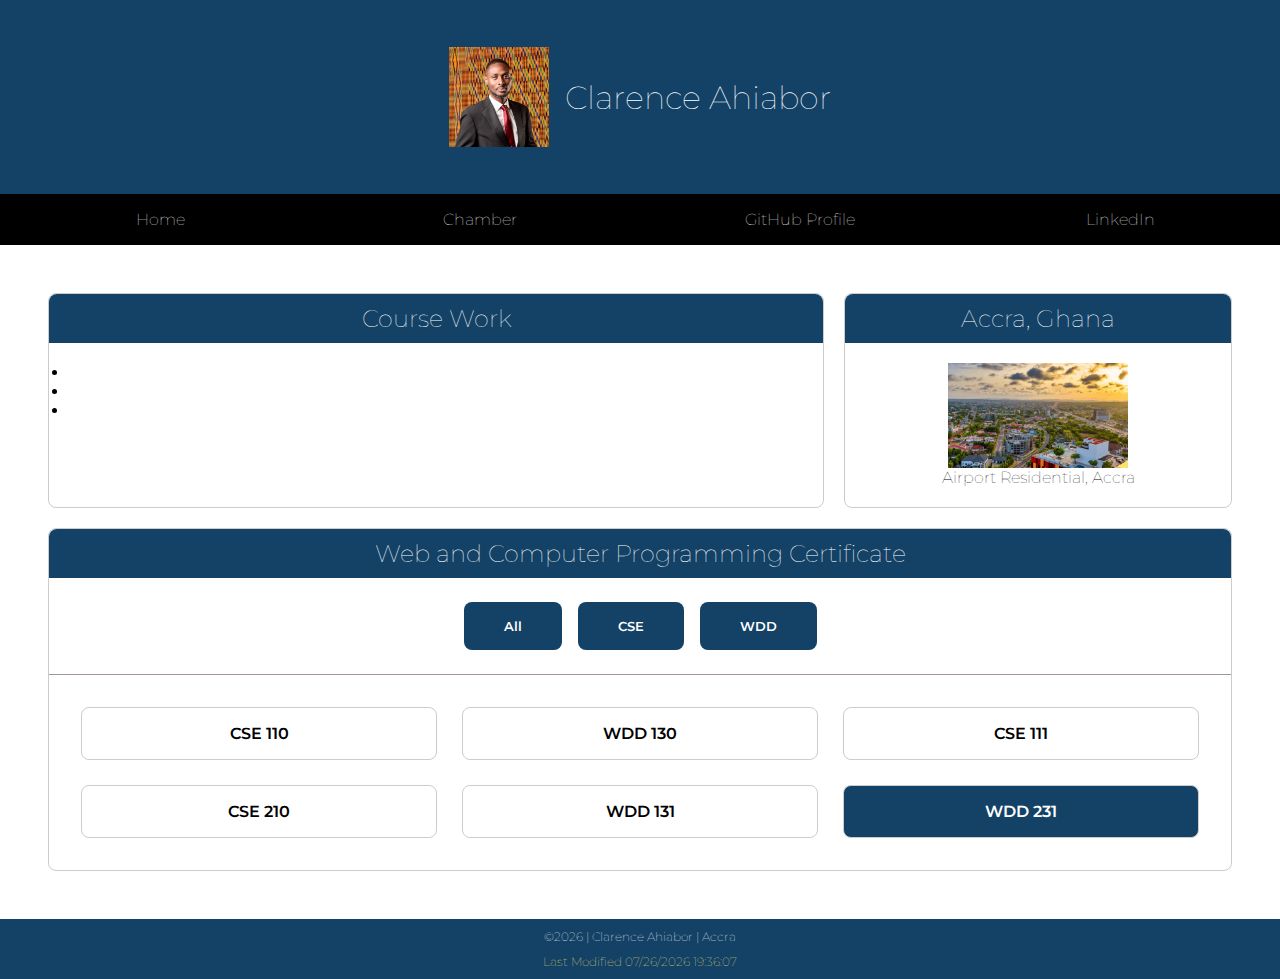
<file: index.html>
<!DOCTYPE html>
<html lang="en-US">
  <head>
    <meta charset="UTF-8">
    <meta name="viewport" content="width=device-width,initial-scale=1.0">
    <title>WDD 231: Web Frontend Development I - Clarence Ahiabor</title>

    <meta name="description" content="WDD 231: Web Frontend Development I">
    <meta name="author" content="Clarence Ahiabor">

    <meta name="keywords" content="HTML, CSS, JavaScript">


     <link rel="stylesheet" href="styles/home.css">
     <link rel="stylesheet" href="styles/home-large.css">

    <link rel="preconnect" href="https://fonts.googleapis.com">
    <link rel="preconnect" href="https://fonts.gstatic.com" crossorigin>
     <link
      href="https://fonts.googleapis.com/css2?family=Oswald:wght@400;700;900&family=Montserrat:wght@400;700&display=swap"
      rel="stylesheet"
    >

     <script src="scripts/home.js" defer></script>
    <script src="scripts/getdates.js" defer></script>
  </head>
  <body>
   <header>
  
    <div class="image-nav-container">
		<div class="image-container">
				<img
						src="images/profile.jpg"
						width="100"
						height="100"
						alt="Photo of Clarence Ahiabor"
				/>
		</div>
		<h1>Clarence Ahiabor</h1>
	</div>

			<nav>
				<button id="hamburger">&#9776;</button>
				<ul id="nav-menu">
					<li><a href="./index.html">Home</a></li>
					<li><a href="#">Chamber</a></li>
					<li><a href="#">GitHub Profile</a></li>
					<li><a href="#">LinkedIn</a></li>
				</ul>
			</nav>
   </header>

   <main>
			<section class="card card-1">
				<h2 class="card-title">Course Work</h2>
				<ul class="card-content">
					<li></li>
					<li></li>
					<li></li>
				</ul>
			</section>

			<section class="card card-2">
				<h2 class="card-title">Accra, Ghana</h2>
				<figure class="card-content">
					<img
						src="images/accra.jpg"
						width="180"
						height="auto"
						alt="Town Houses"
						loading="lazy"
					/>
					<figcaption>Airport Residential, Accra</figcaption>
				</figure>
			</section>

			<section class="card card-3">
				<h2 class="card-title">Web and Computer Programming Certificate</h2>
				<div id="course-container">
					<ul class="course-selector">
						<li>
							<button id="all-courses">All</button>
						</li>
						<li>
							<button id="cse-courses">CSE</button>
						</li>
						<li>
							<button id="wdd-courses">WDD</button>
						</li>
					</ul>

					<div id="courses">
						
					</div>
				</div>
			</section>
		</main>

   <footer>
    <p>&copy;<span id="currentyear"></span> | Clarence Ahiabor | Accra</p>
    <p id="lastModified"></p>
   </footer>
     
  </body>
</html>
</file>
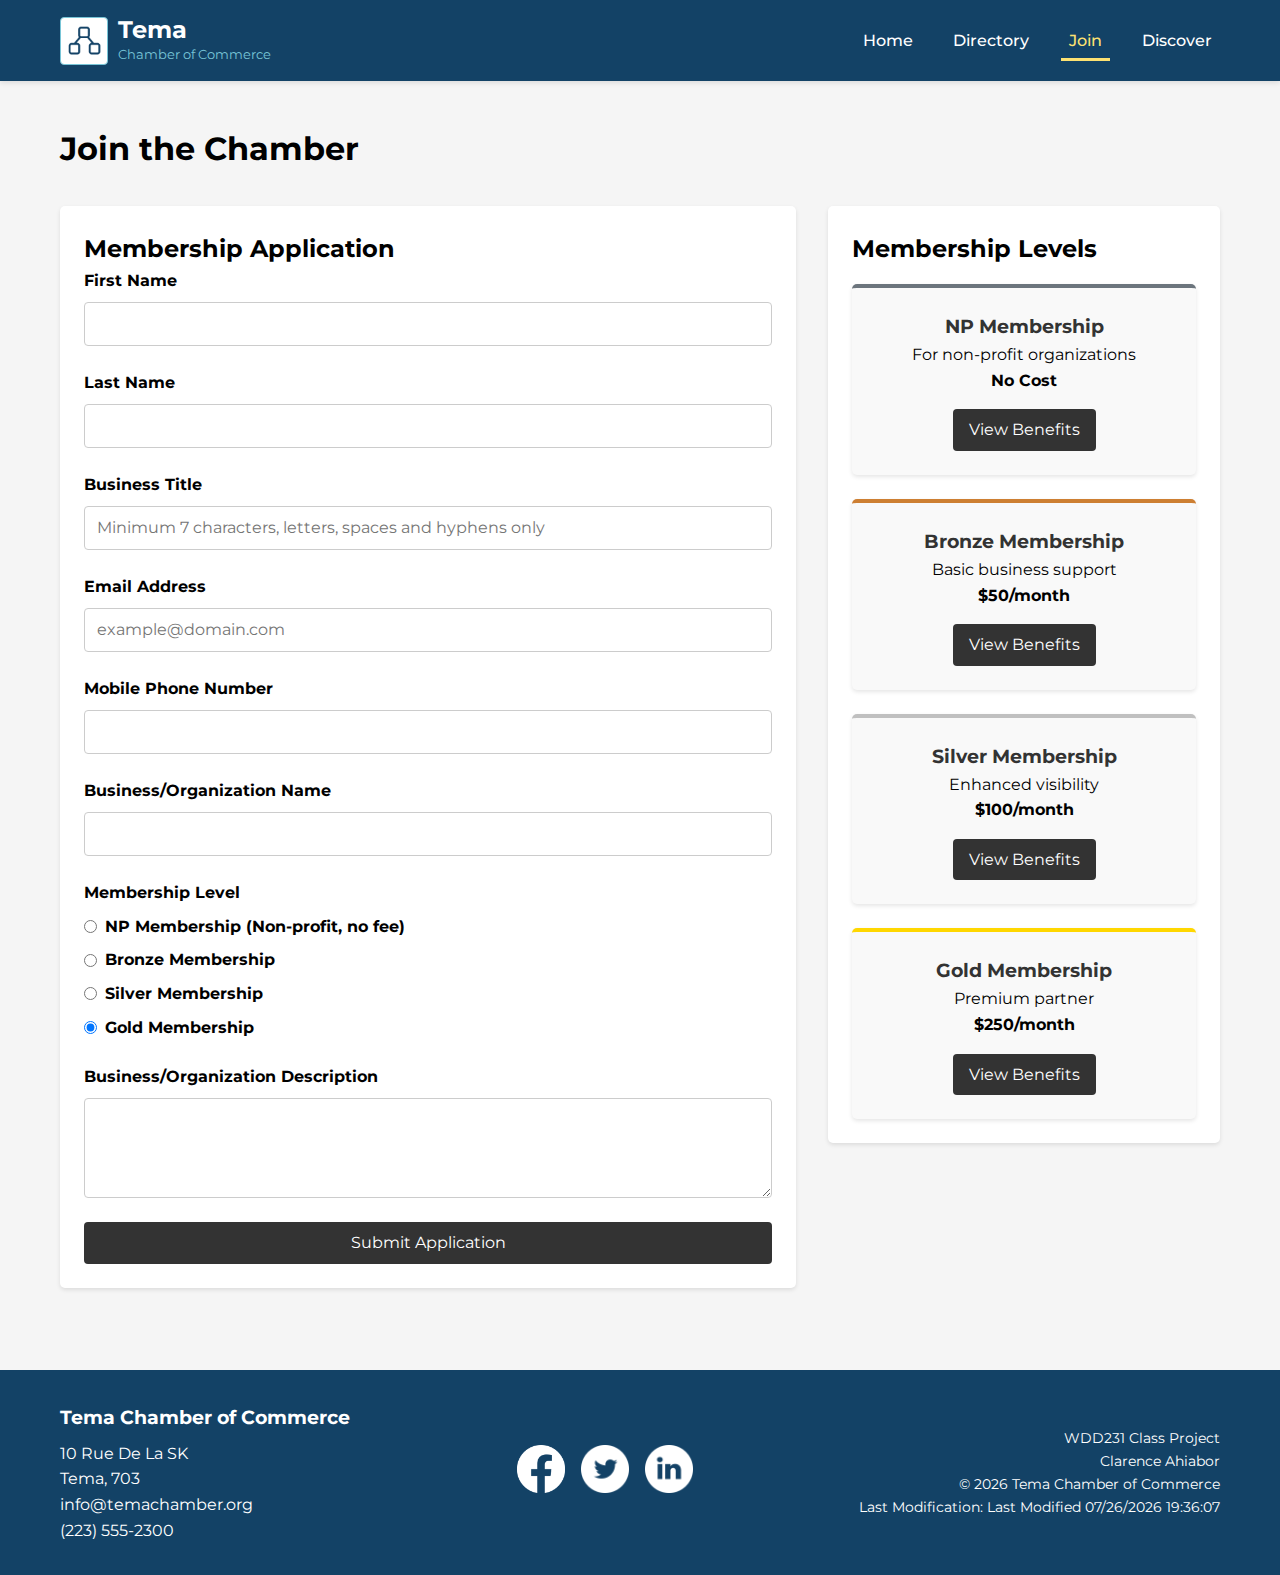
<file: chamber/join.html>
<!DOCTYPE html>
<html lang="en-US">
  <head>
    <meta charset="UTF-8">
    <meta name="viewport" content="width=device-width,initial-scale=1.0">

    <title>Join - Tema Chamber of Commerce</title>
    <meta name="description" content="Join the Tema Chamber of Commerce - Find local businesses and services in Tema">
    <meta name="author" content="Clarence Ahiabor">

    <meta name="keywords" content="HTML, CSS, JavaScript">


    <link rel="stylesheet" href="styles/normalize.css">
     <link rel="stylesheet" href="styles/base.css">
     <link rel="stylesheet" href="styles/join.css">

    <link rel="preconnect" href="https://fonts.googleapis.com">
    <link rel="preconnect" href="https://fonts.gstatic.com" crossorigin>
    <link
      href="https://fonts.googleapis.com/css2?family=Oswald:wght@400;700;900&family=Montserrat:wght@400;700&display=swap"
      rel="stylesheet"
    >
    <link rel="icon" type="image/x-icon" href="images/favicon.ico">

    <meta property="og:title" content="Join Tema Chamber of Commerce">
    <meta property="og:type" content="website">
    <meta property="og:image" content="https://picsum.photos/seed/picsum/200/300">
    <meta property="og:url" content="https://picsum.photos/seed/picsum/200/300">

    <script src="scripts/join.js" defer></script>
    <script src="scripts/mobile-menu.js" defer></script>
    <script src="scripts/getdates.js" defer></script>
  </head>
  <body>
     <div class="min-h-screen flex-col">
    <header>
      <div class="container header-container">
        <div class="logo-container">
          <div class="logo-image">
            <img src="images/tema_coc_logo.png" alt="Tema Chamber Logo" width="48" height="48">
          </div>
          <a href="index.html" class="logo">
            <span class="logo-title">Tema</span>
            <span class="logo-subtitle">Chamber of Commerce</span>
          </a>
        </div>
        <nav>
          <ul>
            <li><a href="index.html">Home</a></li>
            <li><a href="directory.html">Directory</a></li>
            <li><a href="join.html" class="active">Join</a></li>
            <li><a href="discover.html">Discover</a></li>
          </ul>
        </nav>
        <button class="mobile-menu-button">≡</button>
      </div>
    </header>
    
    <div class="mobile-menu" style="display: none;">
      <div class="mobile-menu-header">
        <button class="mobile-menu-button">✕</button>
      </div>
      <nav>
        <ul>
          <li><a href="index.html">Home</a></li>
          <li><a href="directory.html">Directory</a></li>
          <li><a href="join.html">Join</a></li>
          <li><a href="discover.html">Discover</a></li>
        </ul>
      </nav>
    </div>
    
   <main>
      <div class="container">
        <h1>Join the Chamber</h1>
        
        <div class="join-container">
          <div class="join-form-container">
            <h2>Membership Application</h2>
            <form method="get" action="thankyou.html" class="join-form">
              <div class="form-group">
                <label for="firstName">First Name</label>
                <input type="text" id="firstName" name="firstName" required autocomplete="given-name" title="Please enter your first name">
              </div>
              
              <div class="form-group">
                <label for="lastName">Last Name</label>
                <input type="text" id="lastName" name="lastName" required autocomplete="family-name" title="Please enter your last name">
              </div>
              
              <div class="form-group">
                <label for="title">Business Title</label>
                <input type="text" id="title" name="title" autocomplete="organization-title" title="Please enter your business title" pattern="[A-Za-z\s\-]{7,}" placeholder="Minimum 7 characters, letters, spaces and hyphens only">
              </div>
              
              <div class="form-group">
                <label for="email">Email Address</label>
                <input type="email" id="email" name="email" required autocomplete="email" title="Please enter a valid email address" placeholder="example@domain.com">
              </div>
              
              <div class="form-group">
                <label for="phone">Mobile Phone Number</label>
                <input type="tel" id="phone" name="phone" required autocomplete="tel" title="Please enter your mobile phone number">
              </div>
              
              <div class="form-group">
                <label for="businessName">Business/Organization Name</label>
                <input type="text" id="businessName" name="businessName" required autocomplete="organization" title="Please enter your business or organization name">
              </div>
              
              <div class="form-group">
                <label>Membership Level</label>
                <div class="radio-group">
                  <div class="radio-item">
                    <input type="radio" id="npMember" name="membershipLevel" value="np">
                    <label for="npMember">NP Membership (Non-profit, no fee)</label>
                  </div>
                  <div class="radio-item">
                    <input type="radio" id="bronze" name="membershipLevel" value="bronze">
                    <label for="bronze">Bronze Membership</label>
                  </div>
                  <div class="radio-item">
                    <input type="radio" id="silver" name="membershipLevel" value="silver">
                    <label for="silver">Silver Membership</label>
                  </div>
                  <div class="radio-item">
                    <input type="radio" id="gold" name="membershipLevel" value="gold" checked>
                    <label for="gold">Gold Membership</label>
                  </div>
                </div>
              </div>
              
              <div class="form-group">
                <label for="description">Business/Organization Description</label>
                <textarea id="description" name="description" rows="4" title="Please describe your business or organization"></textarea>
              </div>
              
              <input type="hidden" id="timestamp" name="timestamp">
              
              <button type="submit" class="submit-button">Submit Application</button>
            </form>
          </div>
          
          <div class="membership-levels">
            <h2>Membership Levels</h2>
            <div class="membership-cards">
              <div class="membership-card np-card">
                <h3>NP Membership</h3>
                <p>For non-profit organizations</p>
                <p><strong>No Cost</strong></p>
                <a href="#" class="membership-details" data-modal="np-modal">View Benefits</a>
              </div>
              
              <div class="membership-card bronze-card">
                <h3>Bronze Membership</h3>
                <p>Basic business support</p>
                <p><strong>$50/month</strong></p>
                <a href="#" class="membership-details" data-modal="bronze-modal">View Benefits</a>
              </div>
              
              <div class="membership-card silver-card">
                <h3>Silver Membership</h3>
                <p>Enhanced visibility</p>
                <p><strong>$100/month</strong></p>
                <a href="#" class="membership-details" data-modal="silver-modal">View Benefits</a>
              </div>
              
              <div class="membership-card gold-card">
                <h3>Gold Membership</h3>
                <p>Premium partner</p>
                <p><strong>$250/month</strong></p>
                <a href="#" class="membership-details" data-modal="gold-modal">View Benefits</a>
              </div>
            </div>
          </div>
        </div>
      </div>
    </main>
    
    <!-- Modals for membership level details -->
    <div id="np-modal" class="modal">
      <div class="modal-content">
        <span class="close-modal">&times;</span>
        <h3>NP Membership Benefits</h3>
        <ul>
          <li>Basic directory listing</li>
          <li>Chamber newsletter subscription</li>
          <li>Invitation to networking events</li>
          <li>Membership certificate</li>
        </ul>
        <p><strong>Cost: Free for non-profit organizations</strong></p>
      </div>
    </div>
    
    <div id="bronze-modal" class="modal">
      <div class="modal-content">
        <span class="close-modal">&times;</span>
        <h3>Bronze Membership Benefits</h3>
        <ul>
          <li>Standard directory listing</li>
          <li>Chamber newsletter subscription</li>
          <li>Invitation to networking events</li>
          <li>Membership certificate</li>
          <li>Access to member-only resources</li>
          <li>10% discount on event registrations</li>
        </ul>
        <p><strong>Cost: $50 per month</strong></p>
      </div>
    </div>
    
    <div id="silver-modal" class="modal">
      <div class="modal-content">
        <span class="close-modal">&times;</span>
        <h3>Silver Membership Benefits</h3>
        <ul>
          <li>All Bronze level benefits</li>
          <li>Enhanced directory listing</li>
          <li>Featured in chamber social media posts</li>
          <li>Spotlight feature on homepage rotation</li>
          <li>Discounted booth at chamber events</li>
          <li>20% discount on event registrations</li>
          <li>Logo displayed at major chamber events</li>
        </ul>
        <p><strong>Cost: $100 per month</strong></p>
      </div>
    </div>
    
    <div id="gold-modal" class="modal">
      <div class="modal-content">
        <span class="close-modal">&times;</span>
        <h3>Gold Membership Benefits</h3>
        <ul>
          <li>All Silver level benefits</li>
          <li>Premium directory listing (top of search results)</li>
          <li>Dedicated business spotlight on homepage</li>
          <li>Speaking opportunities at chamber events</li>
          <li>Featured in chamber publications</li>
          <li>30% discount on event registrations</li>
          <li>Free booth at chamber events</li>
          <li>Priority networking with visiting dignitaries</li>
          <li>Collaborative marketing opportunities</li>
        </ul>
        <p><strong>Cost: $250 per month</strong></p>
      </div>
    </div>
    
    <footer>
      <div class="container footer-container">
        <div class="footer-info">
          <p class="footer-title">Tema Chamber of Commerce</p>
          <p>10 Rue De La SK</p>
          <p>Tema, 703</p>
          <p>info@temachamber.org</p>
          <p>(223) 555-2300</p>
        </div>
        
        <div class="footer-social">
          <a href="https://facebook.com"><img src="images/facebook.png" alt="Tema Chamber Logo" width="48" height="auto"></a>
          <a href="https://twitter.com"><img src="images/twitter.png" alt="Tema Chamber Logo" width="48" height="auto"></a>
          <a href="https://linkedin.com"><img src="images/linkedin.png" alt="Tema Chamber Logo" width="48" height="auto"></a>
        </div>
        
        <div class="footer-info-2">
          <p>WDD231 Class Project</p>
          <p>Clarence Ahiabor</p>
          <p>&copy; <span id="currentYear"></span> Tema Chamber of Commerce</p>
          <p>Last Modification: <span id="lastModified"></span></p>
        </div>
      </div>
    </footer>
  </div>
  </body>
</html>
</file>
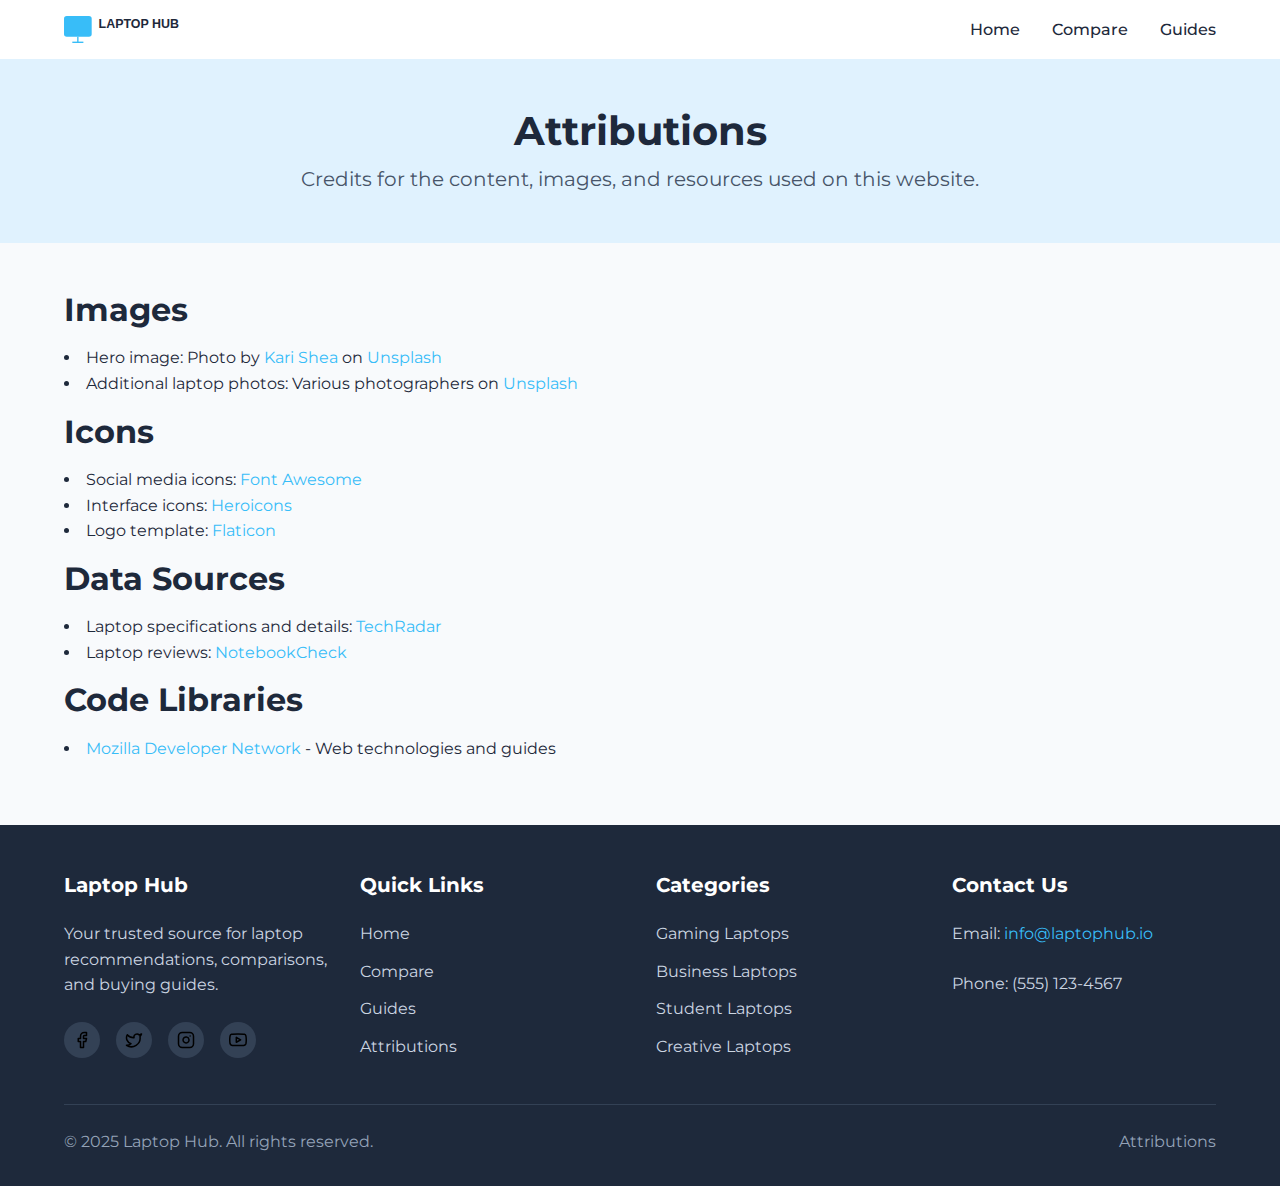
<file: laptophub/attributions.html>
<!DOCTYPE html>
<html lang="en">
  <head>
    <meta charset="UTF-8" />
    <meta name="viewport" content="width=device-width, initial-scale=1.0" />
    <title>Attributions | Laptop Hub</title>
    <meta
      name="description"
      content="Attributions and credits for content used on Laptop Hub."
    />
    <meta name="author" content="Laptop Hub" />

    <link rel="icon" href="images/favicon.svg" type="image/svg+xml" />

    <link rel="stylesheet" href="styles/styles.css" />

    <link
      href="https://fonts.googleapis.com/css2?family=Montserrat:wght@300;400;500;600;700&display=swap"
      rel="stylesheet"
    />
  </head>
  <body>
    <header>
      <div class="container">
        <div class="logo">
          <a href="index.html">
            <img src="images/logo.svg" alt="Laptop Hub Logo" width="120" />
          </a>
        </div>
        <nav>
          <button id="menu-toggle" aria-label="Toggle Navigation Menu">
            <span></span>
            <span></span>
            <span></span>
          </button>
          <ul id="nav-links">
            <li><a href="index.html">Home</a></li>
            <li><a href="compare.html">Compare</a></li>
            <li><a href="guides.html">Guides</a></li>
          </ul>
        </nav>
      </div>
    </header>

    <section class="page-header">
      <div class="container">
        <h1>Attributions</h1>
        <p>
          Credits for the content, images, and resources used on this website.
        </p>
      </div>
    </section>

    <section class="attributions-content">
      <div class="container">
        <div class="attribution-section">
          <h2>Images</h2>
          <ul>
            <li>
              Hero image: Photo by
              <a href="https://unsplash.com/@karishea" target="_blank"
                >Kari Shea</a
              >
              on <a href="https://unsplash.com" target="_blank">Unsplash</a>
            </li>
            <li>
              Additional laptop photos: Various photographers on
              <a href="https://unsplash.com" target="_blank">Unsplash</a>
            </li>
          </ul>
        </div>

        <div class="attribution-section">
          <h2>Icons</h2>
          <ul>
            <li>
              Social media icons:
              <a href="https://fontawesome.com" target="_blank">Font Awesome</a>
            </li>
            <li>
              Interface icons:
              <a href="https://heroicons.com" target="_blank">Heroicons</a>
            </li>
            <li>
              Logo template:
              <a href="https://www.flaticon.com" target="_blank">Flaticon</a>
            </li>
          </ul>
        </div>

        <div class="attribution-section">
          <h2>Data Sources</h2>
          <ul>
            <li>
              Laptop specifications and details:
              <a href="https://www.techradar.com" target="_blank">TechRadar</a>
            </li>
            <li>
              Laptop reviews:
              <a href="https://www.notebookcheck.net" target="_blank"
                >NotebookCheck</a
              >
            </li>
          </ul>
        </div>

        <div class="attribution-section">
          <h2>Code Libraries</h2>
          <ul>
            <li>
              <a href="https://developer.mozilla.org" target="_blank"
                >Mozilla Developer Network</a
              >
              - Web technologies and guides
            </li>
          </ul>
        </div>
      </div>
    </section>

    <footer>
      <div class="container">
        <div class="footer-columns">
          <div class="footer-column">
            <h3>Laptop Hub</h3>
            <p>
              Your trusted source for laptop recommendations, comparisons, and
              buying guides.
            </p>
            <div class="social-links">
              <a href="#" aria-label="Facebook"
                ><img src="images/social/facebook.svg" alt="Facebook"
              /></a>
              <a href="#" aria-label="Twitter"
                ><img src="images/social/twitter.svg" alt="Twitter"
              /></a>
              <a href="#" aria-label="Instagram"
                ><img src="images/social/instagram.svg" alt="Instagram"
              /></a>
              <a href="#" aria-label="YouTube"
                ><img src="images/social/youtube.svg" alt="YouTube"
              /></a>
            </div>
          </div>
          <div class="footer-column">
            <h3>Quick Links</h3>
            <ul>
              <li><a href="index.html">Home</a></li>
              <li><a href="compare.html">Compare</a></li>
              <li><a href="guides.html">Guides</a></li>
              <li><a href="attributions.html">Attributions</a></li>
            </ul>
          </div>
          <div class="footer-column">
            <h3>Categories</h3>
            <ul>
              <li><a href="guides.html#gaming">Gaming Laptops</a></li>
              <li><a href="guides.html#business">Business Laptops</a></li>
              <li><a href="guides.html#student">Student Laptops</a></li>
              <li><a href="guides.html#creative">Creative Laptops</a></li>
            </ul>
          </div>
          <div class="footer-column">
            <h3>Contact Us</h3>
            <address>
              <p>
                Email: <a href="mailto:info@laptophub.io">info@laptophub.io</a>
              </p>
              <p>Phone: (555) 123-4567</p>
            </address>
          </div>
        </div>
        <div class="footer-bottom">
          <p>&copy; 2025 Laptop Hub. All rights reserved.</p>
          <p><a href="attributions.html">Attributions</a></p>
        </div>
      </div>
    </footer>

    <script src="scripts/navigation.js"></script>
  </body>
</html>
</file>
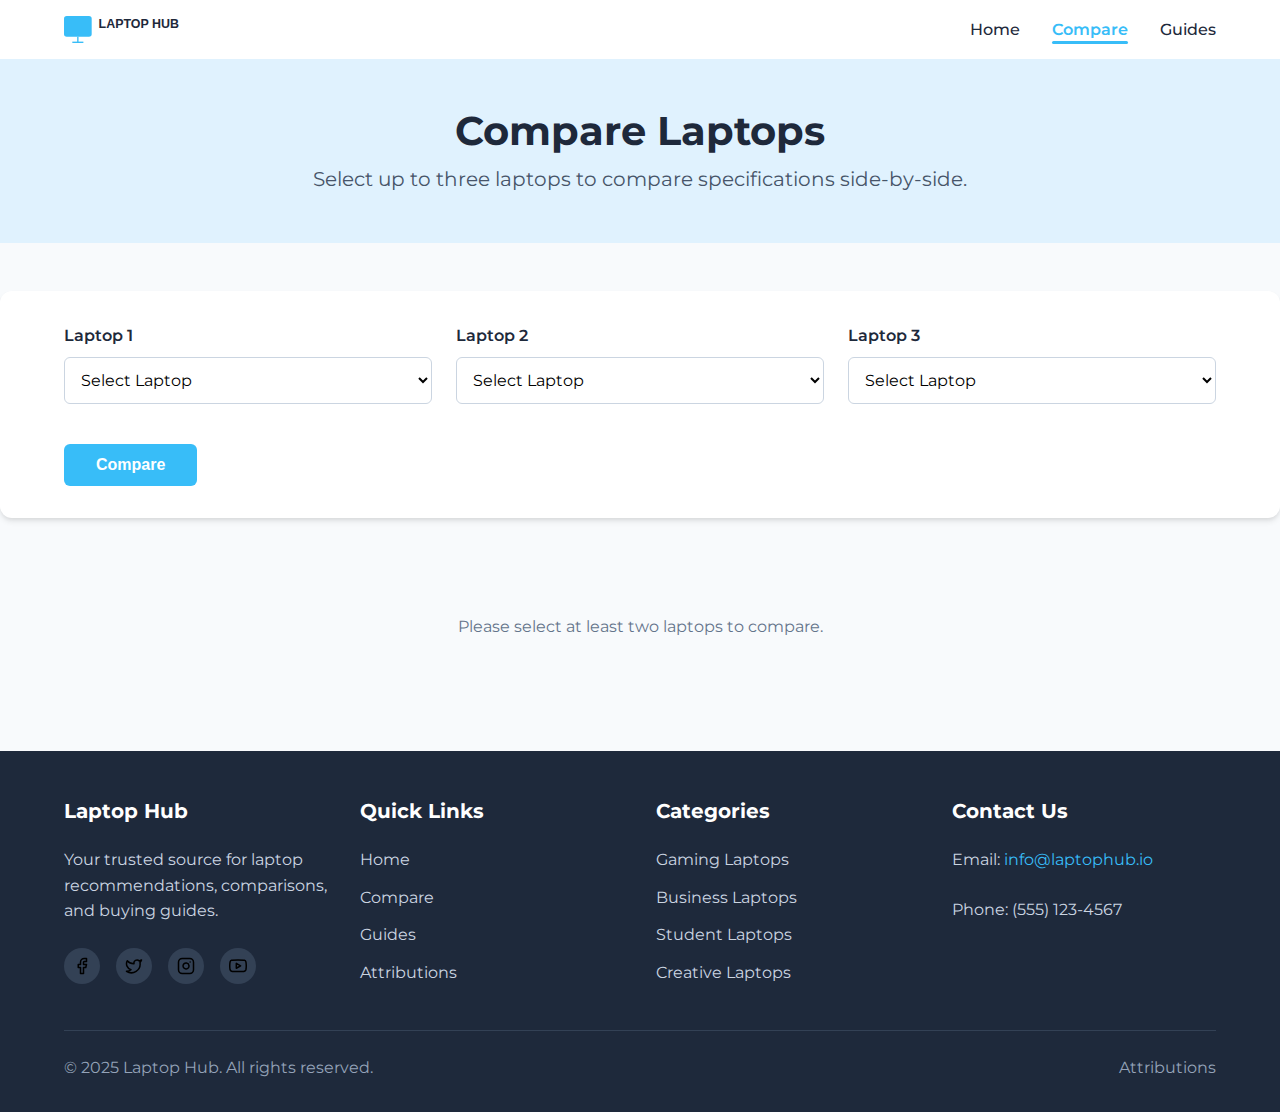
<file: laptophub/compare.html>
<!DOCTYPE html>
<html lang="en">
  <head>
    <meta charset="UTF-8" />
    <meta name="viewport" content="width=device-width, initial-scale=1.0" />
    <title>Compare Laptops | Laptop Hub</title>
    <meta
      name="description"
      content="Compare different laptop models side by side with detailed specifications and expert insights."
    />
    <meta name="author" content="Laptop Hub" />

    <meta property="og:title" content="Compare Laptops | Laptop Hub" />
    <meta
      property="og:description"
      content="Compare different laptop models side by side with detailed specifications and expert insights."
    />
    <meta property="og:type" content="website" />
    <meta
      property="og:image"
      content="https://laptophub.io/opengraph-image.png"
    />

    <meta name="twitter:card" content="summary_large_image" />
    <meta name="twitter:site" content="@laptop_hub" />
    <meta
      name="twitter:image"
      content="https://laptophub.io/opengraph-image.png"
    />

    <link rel="icon" href="images/favicon.svg" type="image/svg+xml" />

    <link rel="stylesheet" href="styles/styles.css" />
    <link rel="stylesheet" href="styles/compare.css" />

    <link
      href="https://fonts.googleapis.com/css2?family=Montserrat:wght@300;400;500;600;700&display=swap"
      rel="stylesheet"
    />
  </head>
  <body>
    <header>
      <div class="container">
        <div class="logo">
          <a href="index.html">
            <img src="images/logo.svg" alt="Laptop Hub Logo" width="120" />
          </a>
        </div>
        <nav>
          <button id="menu-toggle" aria-label="Toggle Navigation Menu">
            <span></span>
            <span></span>
            <span></span>
          </button>
          <ul id="nav-links">
            <li><a href="index.html">Home</a></li>
            <li><a href="compare.html" class="active">Compare</a></li>
            <li><a href="guides.html">Guides</a></li>
          </ul>
        </nav>
      </div>
    </header>

    <section class="page-header">
      <div class="container">
        <h1>Compare Laptops</h1>
        <p>
          Select up to three laptops to compare specifications side-by-side.
        </p>
      </div>
    </section>

    <section class="comparison-tool">
      <div class="container">
        <div class="laptop-selectors">
          <div class="laptop-selector">
            <label for="laptop1">Laptop 1</label>
            <select id="laptop1" class="laptop-select">
              <option value="">Select Laptop</option>
            </select>
          </div>
          <div class="laptop-selector">
            <label for="laptop2">Laptop 2</label>
            <select id="laptop2" class="laptop-select">
              <option value="">Select Laptop</option>
            </select>
          </div>
          <div class="laptop-selector">
            <label for="laptop3">Laptop 3</label>
            <select id="laptop3" class="laptop-select">
              <option value="">Select Laptop</option>
            </select>
          </div>
        </div>
        <button id="compare-btn" class="btn btn-primary">Compare</button>
      </div>
    </section>

    <section class="comparison-results">
      <div class="container">
        <div id="comparison-table-container">
          <p id="no-selection-message">
            Please select at least two laptops to compare.
          </p>
        </div>
      </div>
    </section>

    <footer>
      <div class="container">
        <div class="footer-columns">
          <div class="footer-column">
            <h3>Laptop Hub</h3>
            <p>
              Your trusted source for laptop recommendations, comparisons, and
              buying guides.
            </p>
            <div class="social-links">
              <a href="#" aria-label="Facebook"
                ><img src="images/social/facebook.svg" alt="Facebook"
              /></a>
              <a href="#" aria-label="Twitter"
                ><img src="images/social/twitter.svg" alt="Twitter"
              /></a>
              <a href="#" aria-label="Instagram"
                ><img src="images/social/instagram.svg" alt="Instagram"
              /></a>
              <a href="#" aria-label="YouTube"
                ><img src="images/social/youtube.svg" alt="YouTube"
              /></a>
            </div>
          </div>
          <div class="footer-column">
            <h3>Quick Links</h3>
            <ul>
              <li><a href="index.html">Home</a></li>
              <li><a href="compare.html">Compare</a></li>
              <li><a href="guides.html">Guides</a></li>
              <li><a href="attributions.html">Attributions</a></li>
            </ul>
          </div>
          <div class="footer-column">
            <h3>Categories</h3>
            <ul>
              <li><a href="guides.html#gaming">Gaming Laptops</a></li>
              <li><a href="guides.html#business">Business Laptops</a></li>
              <li><a href="guides.html#student">Student Laptops</a></li>
              <li><a href="guides.html#creative">Creative Laptops</a></li>
            </ul>
          </div>
          <div class="footer-column">
            <h3>Contact Us</h3>
            <address>
              <p>
                Email: <a href="mailto:info@laptophub.io">info@laptophub.io</a>
              </p>
              <p>Phone: (555) 123-4567</p>
            </address>
          </div>
        </div>
        <div class="footer-bottom">
          <p>&copy; 2025 Laptop Hub. All rights reserved.</p>
          <p><a href="attributions.html">Attributions</a></p>
        </div>
      </div>
    </footer>

    <script src="scripts/navigation.js"></script>
    <script src="scripts/compare.js"></script>
  </body>
</html>
</file>
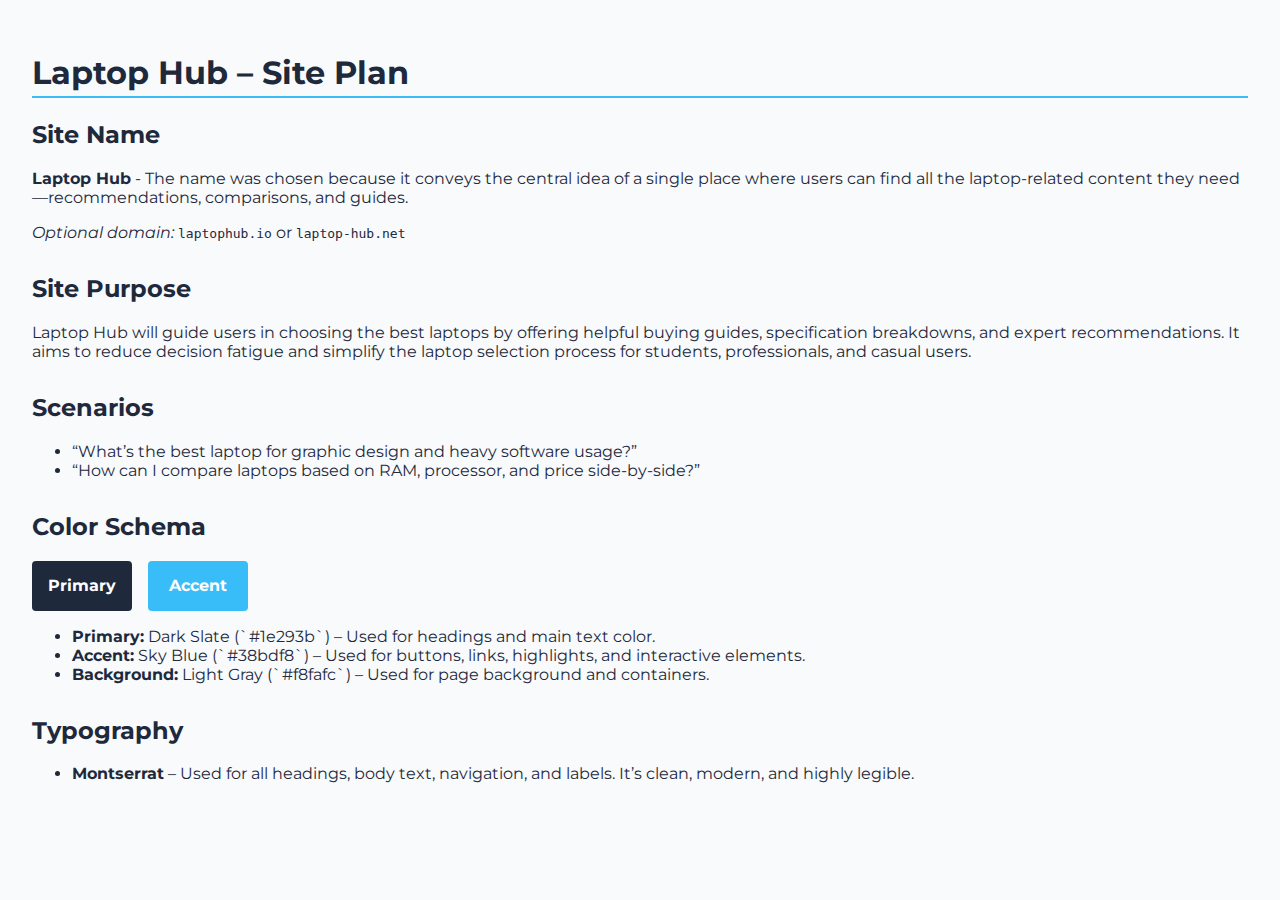
<file: laptophub/site-plan.html>
<!DOCTYPE html>
<html lang="en-US">
  <head>
    <meta charset="UTF-8">
    <meta name="viewport" content="width=device-width,initial-scale=1.0">

    <title>Laptop Hub Site Plan</title>
    <meta name="description" content="Site plan for Laptop Hub - a comprehensive laptop recommendation and info website.">
    <meta name="author" content="Clarence Ahiabor">

    <meta name="keywords" content="HTML, CSS, JavaScript">
    <link rel="stylesheet" href="styles/base.css">
  
    <link rel="preconnect" href="https://fonts.googleapis.com">
    <link rel="preconnect" href="https://fonts.gstatic.com" crossorigin>
    <link
      href="https://fonts.googleapis.com/css2?family=Oswald:wght@400;700;900&family=Montserrat:wght@400;700&display=swap"
      rel="stylesheet"
    >
   
  </head>
  <body>
    <h1>Laptop Hub – Site Plan</h1>

  <section>
    <h2>Site Name</h2>
    <p><strong>Laptop Hub</strong> - The name was chosen because it conveys the central idea of a single place where users can find all the laptop-related content they need—recommendations, comparisons, and guides.</p>
    <p><em>Optional domain:</em> <code>laptophub.io</code> or <code>laptop-hub.net</code></p>
  </section>

  <section>
    <h2>Site Purpose</h2>
    <p>Laptop Hub will guide users in choosing the best laptops by offering helpful buying guides, specification breakdowns, and expert recommendations. It aims to reduce decision fatigue and simplify the laptop selection process for students, professionals, and casual users.</p>
  </section>

  <section>
    <h2>Scenarios</h2>
    <ul>
      <li>“What’s the best laptop for graphic design and heavy software usage?”</li>
      <li>“How can I compare laptops based on RAM, processor, and price side-by-side?”</li>
    </ul>
  </section>

  <section>
    <h2>Color Schema</h2>
    <div class="color-sample">
      <div class="color-box" style="background-color: var(--primary-color);">Primary</div>
      <div class="color-box" style="background-color: var(--accent-color);">Accent</div>
    </div>
    <ul>
      <li><strong>Primary:</strong> Dark Slate (`#1e293b`) – Used for headings and main text color.</li>
      <li><strong>Accent:</strong> Sky Blue (`#38bdf8`) – Used for buttons, links, highlights, and interactive elements.</li>
      <li><strong>Background:</strong> Light Gray (`#f8fafc`) – Used for page background and containers.</li>
    </ul>
  </section>

  <section>
    <h2>Typography</h2>
    <ul>
      <li><strong>Montserrat</strong> – Used for all headings, body text, navigation, and labels. It’s clean, modern, and highly legible.</li>
    </ul>
  </section>

  </body>
</html>
</file>
<file: styles/home.css>
:root {
  --primary-color: #134266;
  --secondary-color: #78c5d7;
  --accent1-color: #000000;
  --accent2-color: #fce172;
  --container-padding: 10px 50px 10px 50px;
  --section-margin: 50px 0px 50px 0px;
}

* {
  margin: 0;
  padding: 0;
  box-sizing: border-box;
  font-family: "Montserrat", sefif;
  font-weight: 100;
}

#hamburger {
	display: none;
	font-size: 2rem;
	background: none;
	border: none;
	color: #fff;
  float: right;
}

@media (max-width: 768px) {
	#hamburger {
		display: block;
	}

	nav ul {
		max-height: 0;
		overflow: hidden;
		flex-direction: column;
		align-items: center;
		position: absolute;
		background-color: var(--accent1-color);
		width: 100%;
		top: 14rem;
		right: 0;
		transition: max-height 0.3s ease-in-out, opacity 0.3s ease-in-out;
		opacity: 0;
	}
  

	nav ul.show {
		max-height: 320px;
		opacity: 1;
	}
}



.image-container {
	display: flex;
	align-items: center;
}

.image-nav-container {
  display: flex;
  margin-top: 15px;
  margin-bottom: 15px;
  align-items: center;
  justify-content: center;
	align-items: center;
	padding: 2rem;
	gap: 1rem;
}


/* body {
  color: var(--primary-color);
  margin: 0;
  display: flex;
  flex-direction: column;
  min-height: 100vh;
} */

header {
  background-color: var(--primary-color);
  display: flex;
  flex-direction: column;
  align-items: center;
  justify-content: center;
  color: #fff;
  margin: 0 auto;
  padding: 0;
  width: 100%;
}

nav {
  background-color: var(--accent1-color);
  margin: 0 auto;
  width: 100%;
}

nav ul {
  list-style-type: none;
  display: flex;
}
nav a {
  display: block;
  color: #fff;
  text-align: center;
  padding: 1rem;
  text-decoration: none;
}

nav ul li {
  flex: 1 1 100%;
}

nav a:hover {
  color: var(--secondary-color);
}

.active {
  color: var(--secondary-color);
}

main {
	display: grid;
	grid-template-rows: auto auto;
	gap: 20px;
	max-width: 95%;
	margin: 2rem auto;
	padding: 1rem;
	grid-template-columns: 1fr;
	grid-template-areas:
		"card1"
		"card2"
		"card3";
}

.card {
	color: #000;
	border: 1px solid #ccc;
	border-radius: 8px;
}

.card-1 {
	grid-area: card1;
}

.card-2 {
	grid-area: card2;
}

.card-3 {
	grid-area: card3;
}

.card-content {
	padding: 20px;
}

.card-title {
	background-color: var(--primary-color);
	color: #fff;
	padding: 10px;
	border-radius: 8px 8px 0 0;
	text-align: center;
}

figure {
	display: flex;
	flex-direction: column;
	justify-content: center;
	align-items: center;
}

figure img {
	display: block;
}

figcaption {
	text-align: center;
}

/* Course Section */

.course-selector {
	display: flex;
	justify-content: center;
	align-items: center;
	gap: 1rem;
	padding: 1.5rem 0;
	border-bottom: #a39696 1px solid;
}

.course-selector li {
   list-style-type: none;
}

.course-selector button {
	background-color: var(--primary-color);
	color: #fff;
	font-weight: 600;
	border: none;
	padding: 1rem 2.5rem;
	border-radius: 8px;
	cursor: pointer;
}

#courses {
	display: grid;
	grid-template-columns: repeat(1, 1fr);
	gap: 25px;
	width: 100%;
	padding: 2rem;
}

.course-card {
	display: flex;
	align-items: center;
	justify-content: center;
	font-weight: 600;
	background-color: var(--primary-color);
	color: #fff;
	border: 1px solid #ccc;
	border-radius: 8px;
	padding: 1rem;
}

.completed {
	background-color: var(--completed-color);
	color: var(--dark-color);
}

.total-credits {
	font-size: 1.2rem;
	font-weight: 600;
}


footer {
  display: flex;
  flex-direction: column;
  align-items: center;
  justify-content: center;
  padding: var(--container-padding);
  background-color: var(--primary-color);
  color: #fff;
  margin-top: auto;
}

footer p {
  font-size: 12px;
}

footer #lastModified {
  color: var(--accent2-color);
  margin: 10px 0px 0px 0px;
}
</file>
<file: styles/home-large.css>
@media (min-width: 769px) {
	nav ul {
		width: 100%;
		flex-direction: row;
		justify-content: space-around;
	}

	nav ul li {
		margin: 0 10px;
	}

	main {
		grid-template-columns: 2fr 1fr;
		grid-template-areas:
			"card1 card2"
			"card3 card3";
	}

	#courses {
		grid-template-columns: repeat(3, 1fr);
	}
}
</file>
<file: chamber/styles/base.css>
* {
  margin: 0;
  padding: 0;
  box-sizing: border-box;
}

:root {
  --primary-color: #134266;
  --secondary-color: #78c5d7;
  --accent1-color: #000000;
  --accent2-color: #fce172;
}

body {
  font-family: "Montserrat", serif;
  line-height: 1.6;
  color: var(--accent1-color);
  background-color: #f5f5f5;
}

/* Layout */
.container {
  width: 100%;
  max-width: 1200px;
  margin: 0 auto;
  padding: 0 20px;
}

.min-h-screen {
  min-height: 100vh;
}

.flex-col {
  display: flex;
  flex-direction: column;
}

/* Header */
header {
  background-color: var(--primary-color);
  box-shadow: 0 2px 5px rgba(0,0,0,0.1);
  padding: 1rem 0;
  margin-bottom: 20px;
}

.header-container {
  display: flex;
  justify-content: space-between;
  align-items: center;
}

.logo-container {
  display: flex;
  align-items: center;
  gap: 10px;
}

.logo-image {
  width: 48px;
  height: 48px;
  border: 1px solid var(--secondary-color);
  background-color: #fff;
  display: flex;
  align-items: center;
  justify-content: center;
  border-radius: 4px;
  overflow: hidden;
}

.logo-image img {
  width: 100%;
  height: 100%;
  object-fit: contain;
}

.logo {
  display: flex;
  flex-direction: column;
  text-decoration: none;
  color: #fff;
}

.logo-title {
  font-size: 1.5rem;
  font-weight: bold;
  line-height: 1.2;
}

.logo-subtitle {
  font-size: 0.8rem;
  color: var(--secondary-color);
}

/* Navigation */
nav ul {
  display: flex;
  list-style: none;
  gap: 1.5rem;
}

nav a {
  text-decoration: none;
  color: #fff;
  font-weight: 500;
  padding: 0.5rem;
}

nav a:hover, nav a.active {
  color: var(--accent2-color);
  border-bottom: 3px solid var(--accent2-color);
}

/* Mobile menu button */
.mobile-menu-button {
  display: none;
  background: none;
  border: none;
  font-size: 1.5rem;
  cursor: pointer;
  color: #fff;
}

/* Footer */
footer {
  background-color: var(--primary-color);
  color: #fff;
  padding: 2rem 0;
  margin-top: 50px;
}

.footer-container {
  display: flex;
  flex-direction: column;
  align-items: center;
  text-align: center;
  gap: 1rem;
}

.footer-title {
  font-weight: bold;
  font-size: 1.2rem;
  margin-bottom: 0.5rem;
}

.footer-social {
  display: flex;
  gap: 1rem;
  margin: 1rem 0;
}

.footer-info-2 {
  font-size: 0.9rem;
}

.not-found h1 {
  font-size: 4rem;
  margin-bottom: 1rem;
  color: var(--primary-color);
}

.not-found p {
  font-size: 1.2rem;
  color: #777;
  margin-bottom: 2rem;
}

.back-button {
  background-color: var(--primary-color);
  color: #fff;
  text-decoration: none;
  padding: 0.75rem 1.5rem;
  border-radius: 4px;
  font-weight: 500;
}

.back-button:hover {
  background-color: var(--secondary-color);
  color: var(--primary-color);
}


.view-buttons {
  display: flex;
  gap: 1rem;
  margin-bottom: 1rem;
}

.view-button {
  padding: 0.5rem 1rem;
  background-color: var(--secondary-color);
  color: var(--primary-color);
  border: none;
  border-radius: 4px;
  cursor: pointer;
  font-weight: 500;
}

.view-button.active {
  background-color: var(--primary-color);
  color: #fff;
}

.directory-grid {
  display: grid;
  grid-template-columns: 1fr;
  gap: 1rem;
  margin-top: 1rem;
}

.directory-list {
  display: grid;
  grid-template-columns: 1fr;
  gap: 0.5rem;
  margin-top: 1rem;
}

.directory-item {
  background-color: #fff;
  border-radius: 4px;
  padding: 1rem;
  box-shadow: 0 2px 5px rgba(0,0,0,0.1);
  border: 1px solid var(--secondary-color);
}

.grid-view .directory-item {
  display: flex;
  flex-direction: column;
}

.list-view .directory-item {
  display: grid;
  grid-template-columns: auto 1fr;
  gap: 1rem;
  align-items: center;
}

.member-image {
  width: 100%;
  height: 200px;
  object-fit: cover;
  border-radius: 4px;
  margin-bottom: 1rem;
}

.list-view .member-image {
  width: 80px;
  height: 80px;
  margin-bottom: 0;
}

.category-tag {
  display: inline-block;
  padding: 0.25rem 0.5rem;
  background-color: var(--secondary-color);
  color: var(--primary-color);
  border-radius: 4px;
  font-size: 0.8rem;
  margin-bottom: 0.5rem;
}

.gold-member {
  border: 2px solid var(--accent2-color);
}

.gold-member .category-tag {
  background-color: var(--accent2-color);
}

.silver-member {
  border: 2px solid #c0c0c0;
}

.member-info h3 {
  margin-bottom: 0.5rem;
  color: var(--primary-color);
}

.member-info p {
  margin-bottom: 0.25rem;
}

.loading {
  text-align: center;
  padding: 2rem;
  color: var(--primary-color);
}


@media (min-width: 768px) {
  .home-grid {
    grid-template-columns: 1fr 1fr 1fr;
  }
  
  .business-grid {
    grid-template-columns: 1fr 1fr 1fr;
  }
  
  .footer-container {
    flex-direction: row;
    justify-content: space-between;
    text-align: left;
  }
  
  .footer-info-2 {
    text-align: right;
  }
  
  .hero-button {
    bottom: 15px;
    right: 15px;
    text-decoration: none;
  }
  
  .directory-grid {
    grid-template-columns: repeat(auto-fill, minmax(300px, 1fr));
  }
}

@media (max-width: 767px) {
  nav ul {
    display: none;
  }
  
  .mobile-menu-button {
    display: block;
  }
  
  .hero-button {
    top: 50%;
    left: 50%;
    transform: translate(-50%, -50%);
    bottom: auto;
    right: auto;
    text-decoration: none;
  }
  

  .mobile-menu {
    position: fixed;
    inset: 0;
    background-color: var(--primary-color);
    z-index: 50;
    padding: 1rem;
  }
  
  .mobile-menu-header {
    display: flex;
    justify-content: flex-end;
  }
  
  .mobile-menu nav ul {
    display: flex;
    flex-direction: column;
    align-items: center;
    margin-top: 2rem;
    gap: 1.5rem;
  }
  
  .mobile-menu nav a {
    font-size: 1.2rem;
    padding: 0.5rem;
    color: #fff;
  }
  
  .mobile-menu nav a:hover {
    color: var(--accent2-color);
  }
}
</file>
<file: chamber/styles/join.css>
/* Form Layout */
.join-container {
  display: flex;
  flex-direction: column;
  gap: 2rem;
  margin: 2rem 0;
}

.join-form-container,
.membership-levels {
  background-color: #fff;
  padding: 1.5rem;
  border-radius: 5px;
  box-shadow: 0 2px 4px rgba(0, 0, 0, 0.1);
}

.join-form {
  display: flex;
  flex-direction: column;
  gap: 1.5rem;
}

.form-group {
  display: flex;
  flex-direction: column;
  gap: 0.5rem;
}

.form-group label {
  font-weight: bold;
}

.form-group input,
.form-group textarea {
  padding: 0.75rem;
  border: 1px solid #ccc;
  border-radius: 4px;
  font-family: inherit;
  font-size: 1rem;
}

.form-group textarea {
  resize: vertical;
  min-height: 100px;
}

.form-group input:focus,
.form-group textarea:focus {
  outline: none;
  border-color: #333;
  box-shadow: 0 0 0 2px rgba(0, 0, 0, 0.1);
}

.radio-group {
  display: flex;
  flex-direction: column;
  gap: 0.5rem;
}

.radio-item {
  display: flex;
  align-items: center;
  gap: 0.5rem;
}

.submit-button {
  background-color: #333;
  color: white;
  padding: 0.75rem;
  border: none;
  border-radius: 4px;
  font-size: 1rem;
  cursor: pointer;
}

.submit-button:hover {
  background-color: #555;
}

/* Membership Cards */
.membership-cards {
  display: grid;
  grid-template-columns: 1fr;
  gap: 1.5rem;
  margin-top: 1rem;
  width: 100%;
}

.membership-card {
  background-color: #f9f9f9;
  border-radius: 5px;
  padding: 1.5rem;
  box-shadow: 0 2px 4px rgba(0, 0, 0, 0.1);
  text-align: center;
}

.membership-card h3 {
  margin-top: 0;
  color: #333;
}

.membership-details {
  display: inline-block;
  margin-top: 1rem;
  padding: 0.5rem 1rem;
  background-color: #333;
  color: white;
  text-decoration: none;
  border-radius: 4px;
}

.membership-details:hover {
  background-color: #555;
}

/* Card Colors */
.np-card {
  border-top: 4px solid #6c757d;
}

.bronze-card {
  border-top: 4px solid #cd7f32;
}

.silver-card {
  border-top: 4px solid #c0c0c0;
}

.gold-card {
  border-top: 4px solid #ffd700;
}

/* Modal Styles */
.modal {
  display: none;
  position: fixed;
  top: 0;
  left: 0;
  width: 100%;
  height: 100%;
  background-color: rgba(0, 0, 0, 0.5);
  z-index: 1000;
  overflow: auto;
}

.modal-content {
  background-color: white;
  margin: 15% auto;
  padding: 2rem;
  border-radius: 5px;
  max-width: 600px;
}

.close-modal {
  float: right;
  font-size: 28px;
  font-weight: bold;
  cursor: pointer;
}

.close-modal:hover {
  color: #555;
}

/* Thank You Page Styles */
.thank-you-container {
  text-align: center;
  max-width: 800px;
  margin: 0 auto;
  padding: 2rem 1rem;
}

.thank-you-container h1 {
  color: #333;
  margin-bottom: 1rem;
}

.submission-details {
  background-color: #f9f9f9;
  border-radius: 5px;
  padding: 1.5rem;
  margin: 2rem 0;
  text-align: left;
}

.submission-details h2 {
  border-bottom: 1px solid #ddd;
  padding-bottom: 0.5rem;
  margin-bottom: 1rem;
}

.submission-details p {
  margin: 0.5rem 0;
}

.submission-details strong {
  display: inline-block;
  width: 120px;
}

.next-steps {
  margin: 2rem 0;
}

.home-button {
  display: inline-block;
  padding: 0.75rem 1.5rem;
  background-color: #333;
  color: white;
  text-decoration: none;
  border-radius: 4px;
}

.home-button:hover {
  background-color: #555;
}

/* Media Queries */
@media screen and (min-width: 768px) {
  .join-container {
    flex-direction: row;
    align-items: flex-start;
  }

  .join-form-container {
    flex: 2;
  }

  .membership-levels {
    flex: 1;
    max-width: 100%;
  }

  .membership-cards {
    grid-template-columns: repeat(2, 1fr);
  }
}

@media screen and (min-width: 1024px) {
  .container {
    width: 100%;
    max-width: 1200px;
    margin: 0 auto;
    padding: 0 20px;
    box-sizing: border-box;
  }

  .membership-cards {
    grid-template-columns: repeat(1, 1fr);
  }

  .membership-levels {
    overflow-x: hidden;
  }
}
</file>
<file: laptophub/styles/styles.css>
*,
*::before,
*::after {
  box-sizing: border-box;
  margin: 0;
  padding: 0;
}

html {
  font-size: 16px;
  scroll-behavior: smooth;
}

body {
  font-family: 'Montserrat', sans-serif;
  line-height: 1.6;
  color: #1e293b;
  background-color: #f8fafc;
}


h1, h2, h3, h4, h5, h6 {
  font-weight: 700;
  line-height: 1.2;
  margin-bottom: 1rem;
  color: #1e293b;
}

h1 {
  font-size: 2.5rem;
}

h2 {
  font-size: 2rem;
}

h3 {
  font-size: 1.5rem;
}

h4 {
  font-size: 1.25rem;
}

p {
  margin-bottom: 1rem;
}

a {
  color: #38bdf8;
  text-decoration: none;
  transition: color 0.3s ease;
}

a:hover {
  color: #0ea5e9;
}

img {
  max-width: 100%;
  height: auto;
  display: block;
}

ul, ol {
  list-style-position: inside;
  margin-bottom: 1rem;
}

.container {
  width: 100%;
  max-width: 1200px;
  margin: 0 auto;
  padding: 0 1.5rem;
}

.btn {
  display: inline-block;
  padding: 0.75rem 1.5rem;
  border-radius: 0.375rem;
  font-weight: 600;
  text-align: center;
  cursor: pointer;
  transition: all 0.3s ease;
  border: none;
  font-size: 1rem;
}

.btn-primary {
  background-color: #38bdf8;
  color: white;
}

.btn-primary:hover {
  background-color: #0ea5e9;
  color: white;
}

.btn-secondary {
  background-color: #1e293b;
  color: white;
}

.btn-secondary:hover {
  background-color: #334155;
  color: white;
}

.btn-outline {
  background-color: transparent;
  border: 2px solid #38bdf8;
  color: #38bdf8;
}

.btn-outline:hover {
  background-color: #38bdf8;
  color: white;
}

header {
  background-color: white;
  box-shadow: 0 2px 10px rgba(0, 0, 0, 0.1);
  top: 0;
  z-index: 100;
}

header .container {
  display: flex;
  justify-content: space-between;
  align-items: center;
  padding-top: 1rem;
  padding-bottom: 1rem;
}

.logo a {
  display: block;
}

nav {
  display: flex;
  align-items: center;
}

#menu-toggle {
  display: none;
  background: none;
  border: none;
  cursor: pointer;
}

#menu-toggle span {
  display: block;
  width: 25px;
  height: 3px;
  margin: 5px 0;
  background-color: #1e293b;
  transition: all 0.3s ease;
}

#nav-links {
  display: flex;
  list-style: none;
  margin: 0;
}

#nav-links li {
  margin-left: 2rem;
}

#nav-links a {
  color: #1e293b;
  font-weight: 500;
  position: relative;
}

#nav-links a:hover {
  color: #38bdf8;
}

#nav-links a.active {
  color: #38bdf8;
  font-weight: 600;
}

#nav-links a.active::after {
  content: '';
  position: absolute;
  bottom: -5px;
  left: 0;
  width: 100%;
  height: 3px;
  background-color: #38bdf8;
  border-radius: 3px;
}

.page-header {
  background-color: #e0f2fe;
  padding: 3rem 0;
  text-align: center;
  margin-bottom: 3rem;
}

.page-header h1 {
  margin-bottom: 0.5rem;
}

.page-header p {
  font-size: 1.25rem;
  max-width: 800px;
  margin: 0 auto;
  color: #475569;
}


footer {
  background-color: #1e293b;
  color: white;
  padding: 3rem 0 1.5rem;
  margin-top: 4rem;
}

.footer-columns {
  display: grid;
  grid-template-columns: repeat(auto-fit, minmax(250px, 1fr));
  gap: 2rem;
  margin-bottom: 2rem;
}

.footer-column h3 {
  color: white;
  margin-bottom: 1.5rem;
  font-size: 1.25rem;
}

.footer-column p {
  color: #cbd5e1;
  margin-bottom: 1.5rem;
}

.footer-column ul {
  list-style: none;
  margin: 0;
  padding: 0;
}

.footer-column ul li {
  margin-bottom: 0.75rem;
}

.footer-column ul li a {
  color: #cbd5e1;
}

.footer-column ul li a:hover {
  color: #38bdf8;
}

.social-links {
  display: flex;
  gap: 1rem;
}

.social-links a {
  display: flex;
  align-items: center;
  justify-content: center;
  width: 36px;
  height: 36px;
  background-color: #334155;
  border-radius: 50%;
  transition: background-color 0.3s ease;
}

.social-links a:hover {
  background-color: #38bdf8;
}

.social-links img {
  width: 18px;
  height: 18px;
}

.footer-bottom {
  border-top: 1px solid #334155;
  padding-top: 1.5rem;
  margin-top: 1.5rem;
  display: flex;
  justify-content: space-between;
  flex-wrap: wrap;
  color: #94a3b8;
}

.footer-bottom p {
  margin-bottom: 0.5rem;
}

.footer-bottom a {
  color: #94a3b8;
}

.footer-bottom a:hover {
  color: #38bdf8;
}

address {
  font-style: normal;
}

.form-group {
  margin-bottom: 1.5rem;
}

label {
  display: block;
  margin-bottom: 0.5rem;
  font-weight: 500;
}

input, select, textarea {
  width: 100%;
  padding: 0.75rem;
  border: 1px solid #cbd5e1;
  border-radius: 0.375rem;
  font-family: 'Montserrat', sans-serif;
  font-size: 1rem;
  transition: border-color 0.3s ease;
}

input:focus, select:focus, textarea:focus {
  outline: none;
  border-color: #38bdf8;
}

.modal {
  display: none;
  position: fixed;
  z-index: 200;
  left: 0;
  top: 0;
  width: 100%;
  height: 100%;
  background-color: rgba(0, 0, 0, 0.5);
  overflow: auto;
}

.modal-content {
  background-color: white;
  margin: 10% auto;
  padding: 2rem;
  border-radius: 0.5rem;
  max-width: 800px;
  position: relative;
  animation: modal-appear 0.3s ease-out;
}

@keyframes modal-appear {
  from {
    opacity: 0;
    transform: translateY(-50px);
  }
  to {
    opacity: 1;
    transform: translateY(0);
  }
}

.close-modal {
  position: absolute;
  top: 1rem;
  right: 1.5rem;
  font-size: 2rem;
  font-weight: bold;
  color: #64748b;
  cursor: pointer;
}

.close-modal:hover {
  color: #1e293b;
}

/* Loading Indicator */
.loading {
  display: flex;
  justify-content: center;
  align-items: center;
  padding: 2rem;
}

.loading-spinner {
  width: 40px;
  height: 40px;
  border: 4px solid rgba(30, 41, 59, 0.1);
  border-radius: 50%;
  border-top-color: #38bdf8;
  animation: spin 1s ease-in-out infinite;
}

@keyframes spin {
  0% { transform: rotate(0deg); }
  100% { transform: rotate(360deg); }
}

@media (max-width: 768px) {
  h1 {
    font-size: 2rem;
  }
  
  h2 {
    font-size: 1.75rem;
  }
  
  h3 {
    font-size: 1.25rem;
  }

  #menu-toggle {
    display: block;
    z-index: 110;
  }
  
  #nav-links {
    position: fixed;
    top: 0;
    right: -100%;
    width: 80%;
    max-width: 300px;
    height: 100vh;
    background-color: white;
    flex-direction: column;
    padding: 5rem 2rem 2rem;
    box-shadow: -5px 0 15px rgba(0, 0, 0, 0.1);
    transition: right 0.3s ease;
    z-index: 100;
  }
  
  #nav-links.active {
    right: 0;
  }
  
  #nav-links li {
    margin: 0 0 1.5rem 0;
  }
  
  body.menu-open {
    overflow: hidden;
  }
  
  .menu-open #menu-toggle span:nth-child(1) {
    transform: rotate(45deg) translate(5px, 5px);
  }
  
  .menu-open #menu-toggle span:nth-child(2) {
    opacity: 0;
  }
  
  .menu-open #menu-toggle span:nth-child(3) {
    transform: rotate(-45deg) translate(5px, -5px);
  }
}

@media (max-width: 576px) {
  .container {
    padding: 0 1rem;
  }
  
  h1 {
    font-size: 1.75rem;
  }
  
  h2 {
    font-size: 1.5rem;
  }
  
  .page-header {
    padding: 2rem 0;
  }
  
  .footer-bottom {
    flex-direction: column;
  }
}
</file>
<file: laptophub/styles/compare.css>
.comparison-tool {
  background-color: white;
  border-radius: 0.75rem;
  padding: 2rem;
  box-shadow: 0 4px 6px -1px rgba(0, 0, 0, 0.1), 0 2px 4px -1px rgba(0, 0, 0, 0.06);
  margin-bottom: 3rem;
}

.laptop-selectors {
  display: grid;
  grid-template-columns: repeat(auto-fit, minmax(250px, 1fr));
  gap: 1.5rem;
  margin-bottom: 1.5rem;
}

.laptop-selector label {
  display: block;
  margin-bottom: 0.5rem;
  font-weight: 600;
}

.laptop-select {
  width: 100%;
  padding: 0.75rem;
  border: 1px solid #cbd5e1;
  border-radius: 0.375rem;
  font-family: 'Montserrat', sans-serif;
  background-color: white;
}

.laptop-select:focus {
  outline: none;
  border-color: #38bdf8;
}

#compare-btn {
  padding: 0.75rem 2rem;
  font-size: 1rem;
  margin-top: 1rem;
}

.comparison-results {
  margin-bottom: 4rem;
}

#no-selection-message {
  text-align: center;
  color: #64748b;
  padding: 3rem 0;
}

.comparison-table {
  width: 100%;
  border-collapse: collapse;
  background-color: white;
  border-radius: 0.75rem;
  overflow: hidden;
  box-shadow: 0 4px 6px -1px rgba(0, 0, 0, 0.1), 0 2px 4px -1px rgba(0, 0, 0, 0.06);
}

.comparison-table th,
.comparison-table td {
  padding: 1rem;
  text-align: left;
  border-bottom: 1px solid #e2e8f0;
}

.comparison-table th {
  background-color: #f8fafc;
  font-weight: 600;
  color: #1e293b;
}

.comparison-table tr:last-child td {
  border-bottom: none;
}

.comparison-table .spec-name {
  font-weight: 600;
  color: #1e293b;
}

.comparison-table .highlight {
  color: #38bdf8;
  font-weight: 700;
}

.laptop-thumbnail {
  width: 150px;
  height: 100px;
  object-fit: contain;
  margin: 0 auto 1rem;
  display: block;
}

.laptop-name {
  font-weight: 700;
  font-size: 1.125rem;
  text-align: center;
  margin-bottom: 0.5rem;
}

.comparison-cards {
  display: grid;
  grid-template-columns: repeat(auto-fit, minmax(300px, 1fr));
  gap: 2rem;
}

.comparison-card {
  background-color: white;
  border-radius: 0.75rem;
  padding: 2rem;
  box-shadow: 0 4px 6px -1px rgba(0, 0, 0, 0.1), 0 2px 4px -1px rgba(0, 0, 0, 0.06);
  text-align: center;
  transition: transform 0.3s ease;
}

.comparison-card:hover {
  transform: translateY(-5px);
}

.comparison-card h3 {
  margin-bottom: 1.5rem;
}

.comparison-laptops {
  display: flex;
  align-items: center;
  justify-content: space-around;
  margin-bottom: 2rem;
}

.mini-laptop {
  width: 40%;
}

.mini-laptop img {
  width: 100%;
  height: 100px;
  object-fit: contain;
  margin-bottom: 0.5rem;
}

.mini-laptop span {
  display: block;
  font-size: 0.875rem;
  font-weight: 600;
}

.vs {
  font-weight: 700;
  color: #64748b;
  font-size: 1.25rem;
}

.comparison-card .btn {
  width: 100%;
}

/* Media Queries */
@media (max-width: 768px) {
  .comparison-table {
    font-size: 0.875rem;
  }
  
  .comparison-table th,
  .comparison-table td {
    padding: 0.75rem;
  }
  
  .laptop-thumbnail {
    width: 100px;
    height: 75px;
  }
  
  .laptop-name {
    font-size: 1rem;
  }
}

@media (max-width: 576px) {
  .comparison-table-container {
    overflow-x: auto;
  }
  
  .comparison-table {
    min-width: 500px;
  }
}
</file>
<file: laptophub/styles/base.css>
:root {
  --primary-color: #1e293b; /* Dark slate */
  --accent-color: #38bdf8; /* Sky blue */
  --background-color: #f8fafc; /* Light gray */
  --font-family: "Montserrat", sans-serif;
}

body {
  font-family: var(--font-family);
  margin: 0;
  padding: 2rem;
  background-color: var(--background-color);
  color: var(--primary-color);
}

h1,
h2,
h3 {
  color: var(--primary-color);
}

h1 {
  border-bottom: 2px solid var(--accent-color);
  padding-bottom: 0.25rem;
}

section {
  margin-bottom: 2rem;
}

.color-sample {
  display: flex;
  gap: 1rem;
}

.color-box {
  width: 100px;
  height: 50px;
  border-radius: 4px;
  display: flex;
  align-items: center;
  justify-content: center;
  color: white;
  font-weight: bold;
}
</file>
